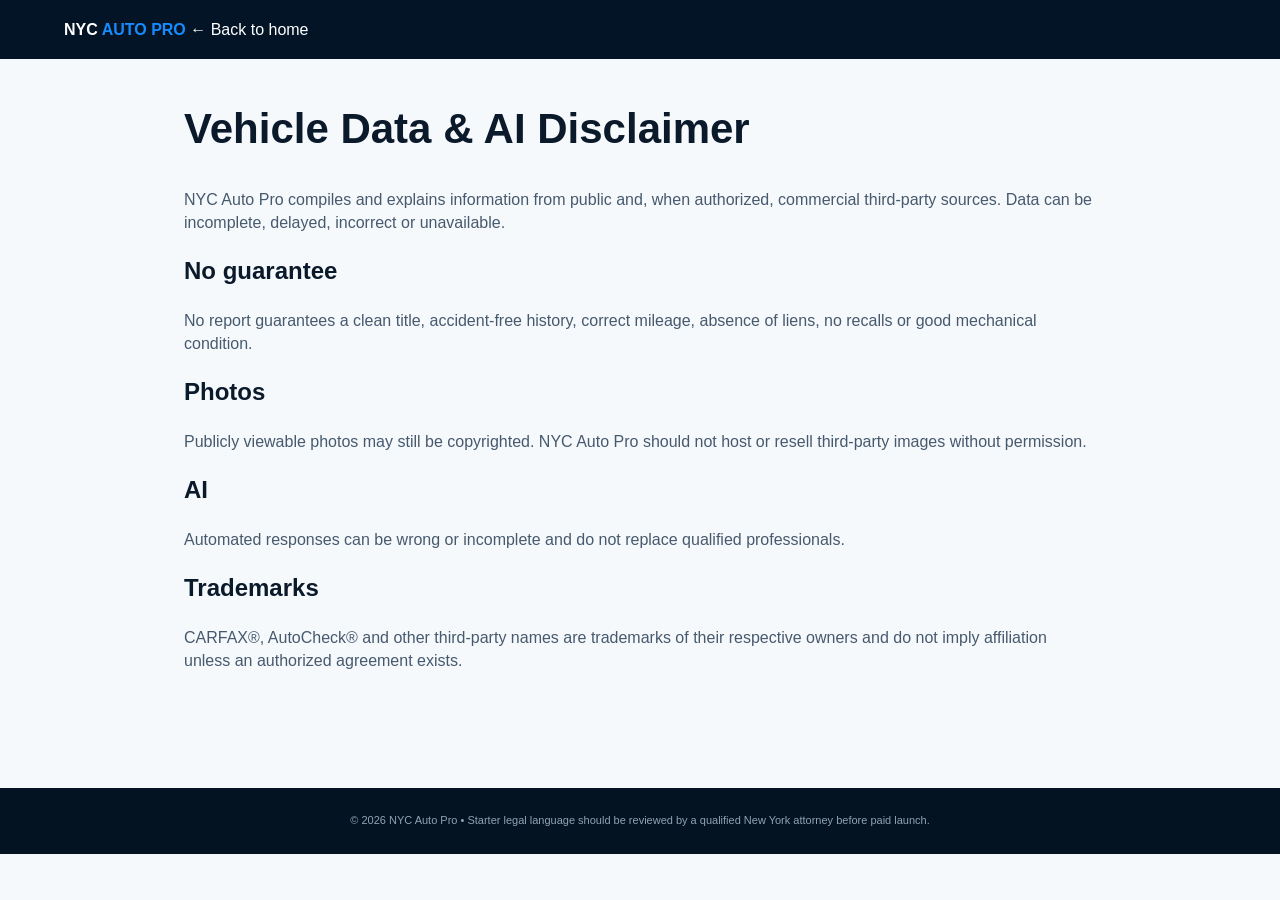
<file: disclaimer.html>
<!doctype html><html lang="en"><head><meta charset="utf-8"><meta name="viewport" content="width=device-width,initial-scale=1"><title>Vehicle Data & AI Disclaimer | NYC Auto Pro</title><link rel="stylesheet" href="styles.css"></head><body><div class="legal-top"><a href="index.html"><b>NYC <span>AUTO PRO</span></b> ← Back to home</a></div><main class="legal-page"><h1>Vehicle Data & AI Disclaimer</h1><p>NYC Auto Pro compiles and explains information from public and, when authorized, commercial third-party sources. Data can be incomplete, delayed, incorrect or unavailable.</p><h2>No guarantee</h2><p>No report guarantees a clean title, accident-free history, correct mileage, absence of liens, no recalls or good mechanical condition.</p><h2>Photos</h2><p>Publicly viewable photos may still be copyrighted. NYC Auto Pro should not host or resell third-party images without permission.</p><h2>AI</h2><p>Automated responses can be wrong or incomplete and do not replace qualified professionals.</p><h2>Trademarks</h2><p>CARFAX®, AutoCheck® and other third-party names are trademarks of their respective owners and do not imply affiliation unless an authorized agreement exists.</p></main><div class="legal-footer">© 2026 NYC Auto Pro • Starter legal language should be reviewed by a qualified New York attorney before paid launch.</div></body></html>
</file>
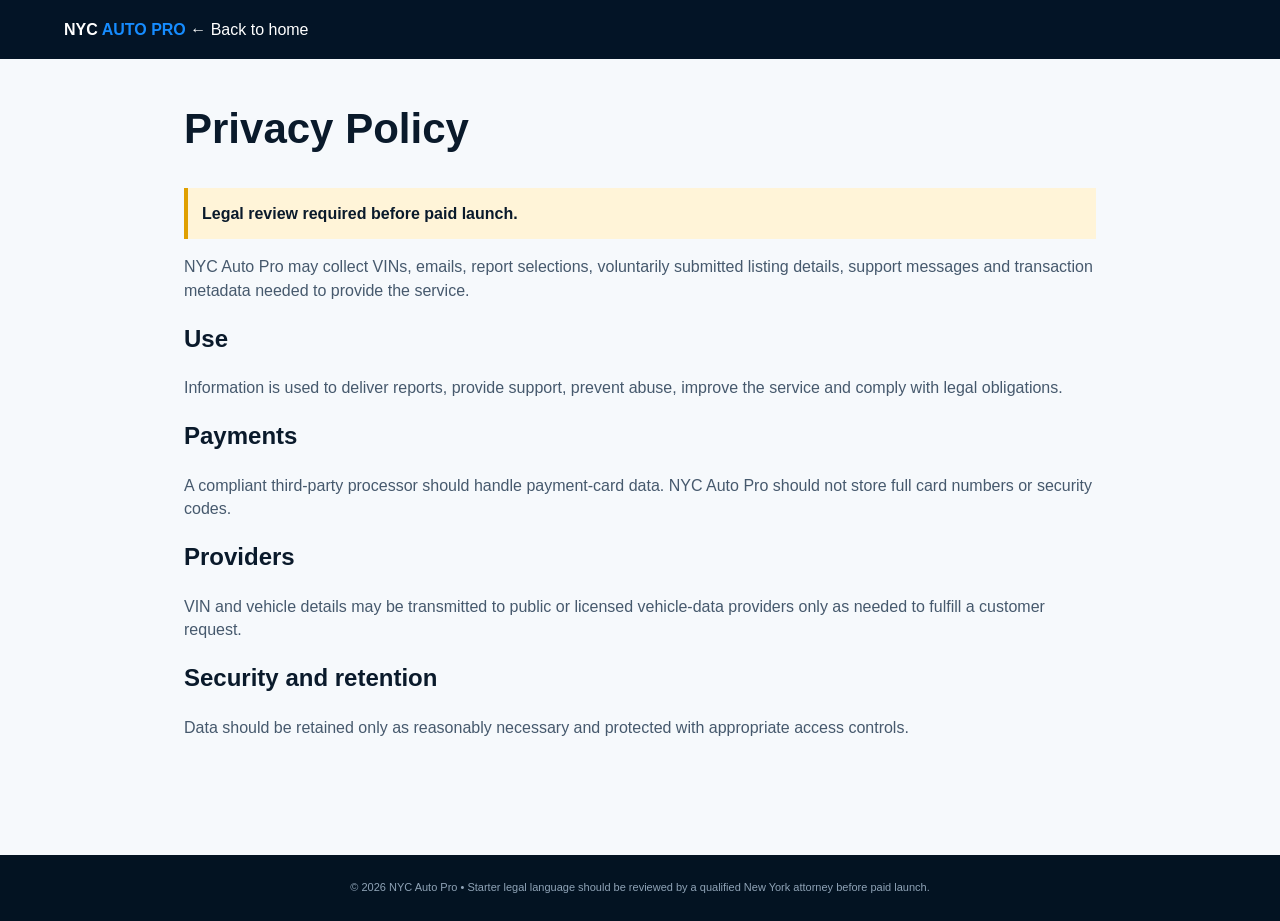
<file: privacy.html>
<!doctype html><html lang="en"><head><meta charset="utf-8"><meta name="viewport" content="width=device-width,initial-scale=1"><title>Privacy Policy | NYC Auto Pro</title><link rel="stylesheet" href="styles.css"></head><body><div class="legal-top"><a href="index.html"><b>NYC <span>AUTO PRO</span></b> ← Back to home</a></div><main class="legal-page"><h1>Privacy Policy</h1><div class="legal-callout"><b>Legal review required before paid launch.</b></div><p>NYC Auto Pro may collect VINs, emails, report selections, voluntarily submitted listing details, support messages and transaction metadata needed to provide the service.</p><h2>Use</h2><p>Information is used to deliver reports, provide support, prevent abuse, improve the service and comply with legal obligations.</p><h2>Payments</h2><p>A compliant third-party processor should handle payment-card data. NYC Auto Pro should not store full card numbers or security codes.</p><h2>Providers</h2><p>VIN and vehicle details may be transmitted to public or licensed vehicle-data providers only as needed to fulfill a customer request.</p><h2>Security and retention</h2><p>Data should be retained only as reasonably necessary and protected with appropriate access controls.</p></main><div class="legal-footer">© 2026 NYC Auto Pro • Starter legal language should be reviewed by a qualified New York attorney before paid launch.</div></body></html>
</file>
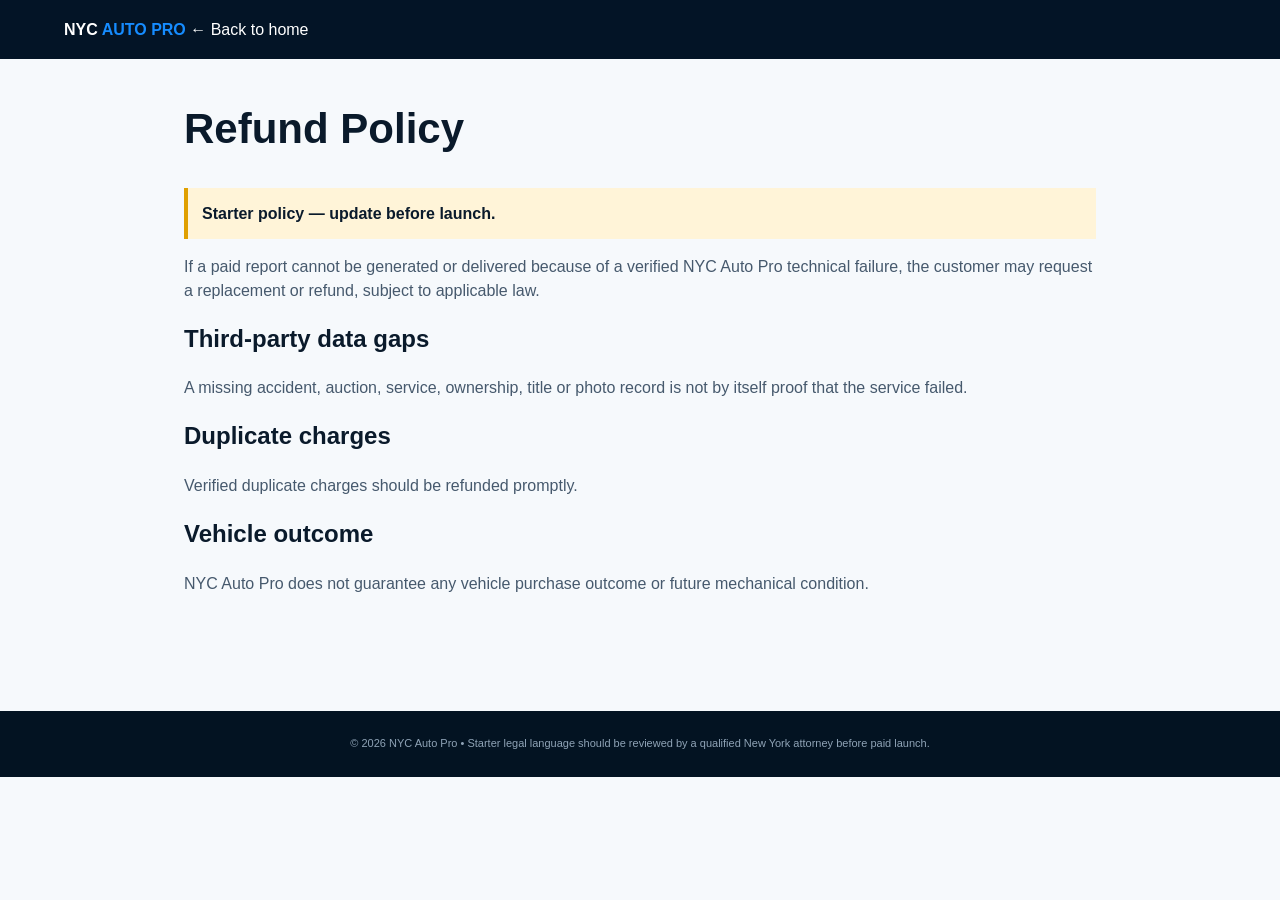
<file: refund.html>
<!doctype html><html lang="en"><head><meta charset="utf-8"><meta name="viewport" content="width=device-width,initial-scale=1"><title>Refund Policy | NYC Auto Pro</title><link rel="stylesheet" href="styles.css"></head><body><div class="legal-top"><a href="index.html"><b>NYC <span>AUTO PRO</span></b> ← Back to home</a></div><main class="legal-page"><h1>Refund Policy</h1><div class="legal-callout"><b>Starter policy — update before launch.</b></div><p>If a paid report cannot be generated or delivered because of a verified NYC Auto Pro technical failure, the customer may request a replacement or refund, subject to applicable law.</p><h2>Third-party data gaps</h2><p>A missing accident, auction, service, ownership, title or photo record is not by itself proof that the service failed.</p><h2>Duplicate charges</h2><p>Verified duplicate charges should be refunded promptly.</p><h2>Vehicle outcome</h2><p>NYC Auto Pro does not guarantee any vehicle purchase outcome or future mechanical condition.</p></main><div class="legal-footer">© 2026 NYC Auto Pro • Starter legal language should be reviewed by a qualified New York attorney before paid launch.</div></body></html>
</file>
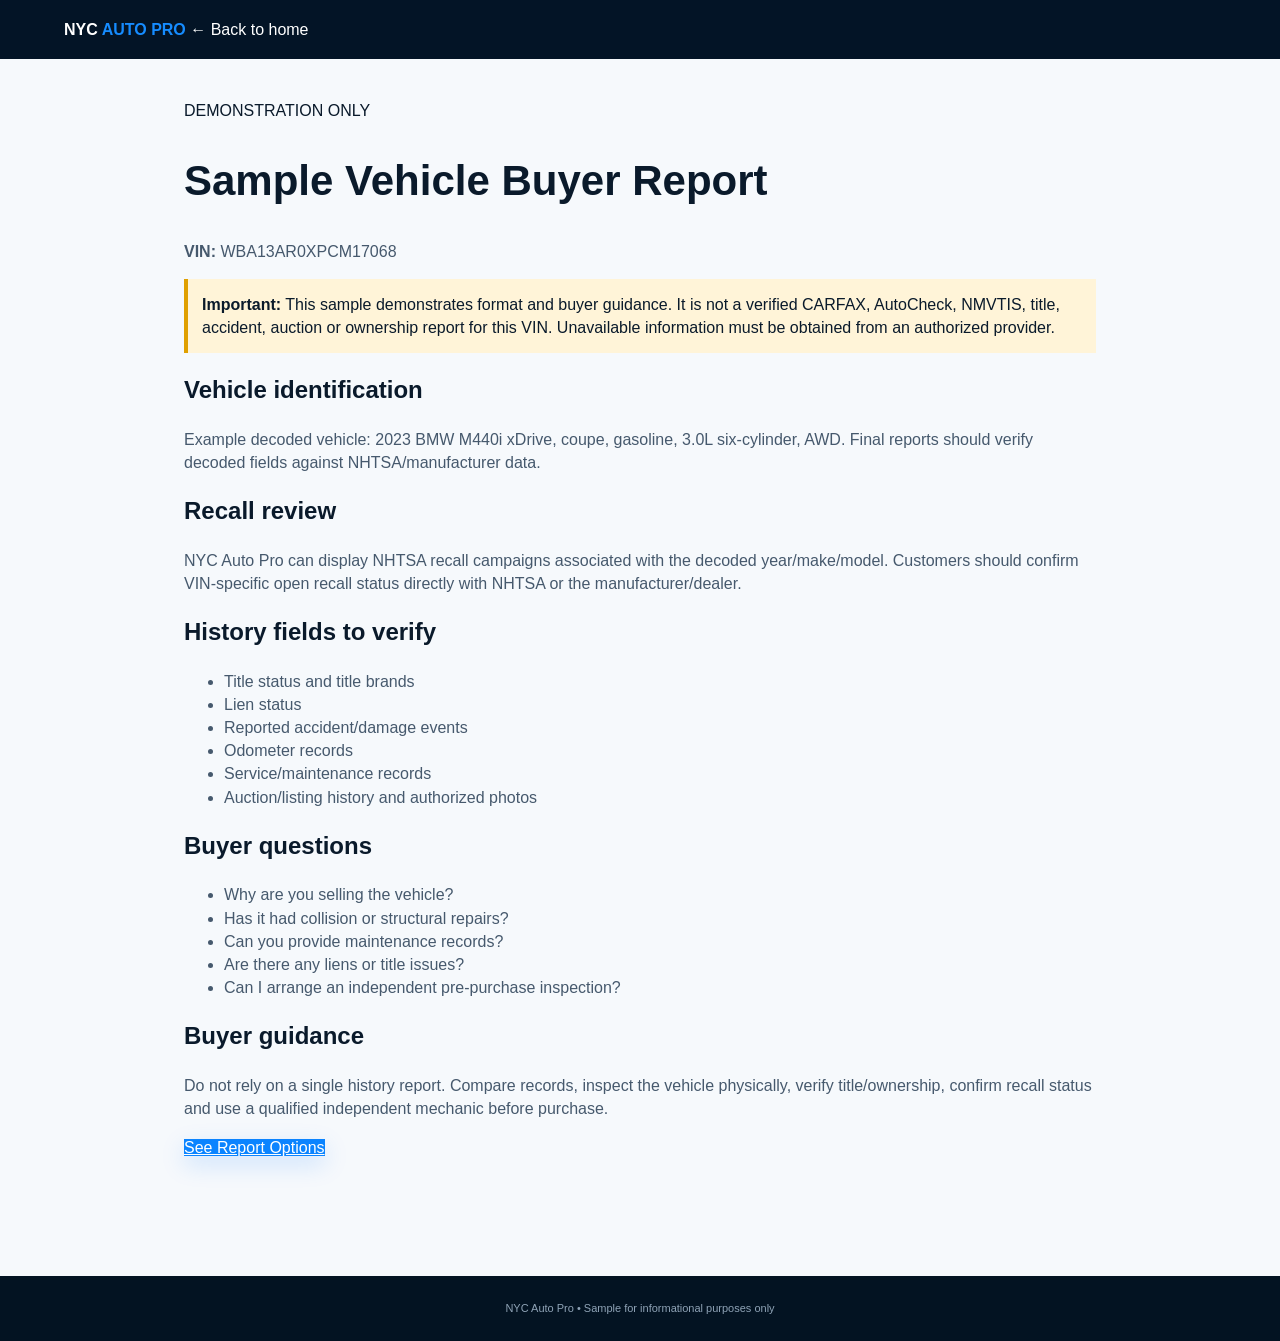
<file: sample-report.html>
<!doctype html><html lang="en"><head><meta charset="utf-8"><meta name="viewport" content="width=device-width,initial-scale=1"><title>Sample Report | NYC Auto Pro</title><link rel="stylesheet" href="styles.css"></head><body>
<div class="legal-top"><a href="index.html"><b>NYC <span>AUTO PRO</span></b> ← Back to home</a></div>
<main class="legal-page"><div class="sample-tag" style="position:static;display:inline-block">DEMONSTRATION ONLY</div><h1>Sample Vehicle Buyer Report</h1><p><b>VIN:</b> WBA13AR0XPCM17068</p>
<div class="legal-callout"><b>Important:</b> This sample demonstrates format and buyer guidance. It is not a verified CARFAX, AutoCheck, NMVTIS, title, accident, auction or ownership report for this VIN. Unavailable information must be obtained from an authorized provider.</div>
<h2>Vehicle identification</h2><p>Example decoded vehicle: 2023 BMW M440i xDrive, coupe, gasoline, 3.0L six-cylinder, AWD. Final reports should verify decoded fields against NHTSA/manufacturer data.</p>
<h2>Recall review</h2><p>NYC Auto Pro can display NHTSA recall campaigns associated with the decoded year/make/model. Customers should confirm VIN-specific open recall status directly with NHTSA or the manufacturer/dealer.</p>
<h2>History fields to verify</h2><ul><li>Title status and title brands</li><li>Lien status</li><li>Reported accident/damage events</li><li>Odometer records</li><li>Service/maintenance records</li><li>Auction/listing history and authorized photos</li></ul>
<h2>Buyer questions</h2><ul><li>Why are you selling the vehicle?</li><li>Has it had collision or structural repairs?</li><li>Can you provide maintenance records?</li><li>Are there any liens or title issues?</li><li>Can I arrange an independent pre-purchase inspection?</li></ul>
<h2>Buyer guidance</h2><p>Do not rely on a single history report. Compare records, inspect the vehicle physically, verify title/ownership, confirm recall status and use a qualified independent mechanic before purchase.</p>
<p><a class="primary" href="index.html#pricing">See Report Options</a></p></main><div class="legal-footer">NYC Auto Pro • Sample for informational purposes only</div></body></html>
</file>
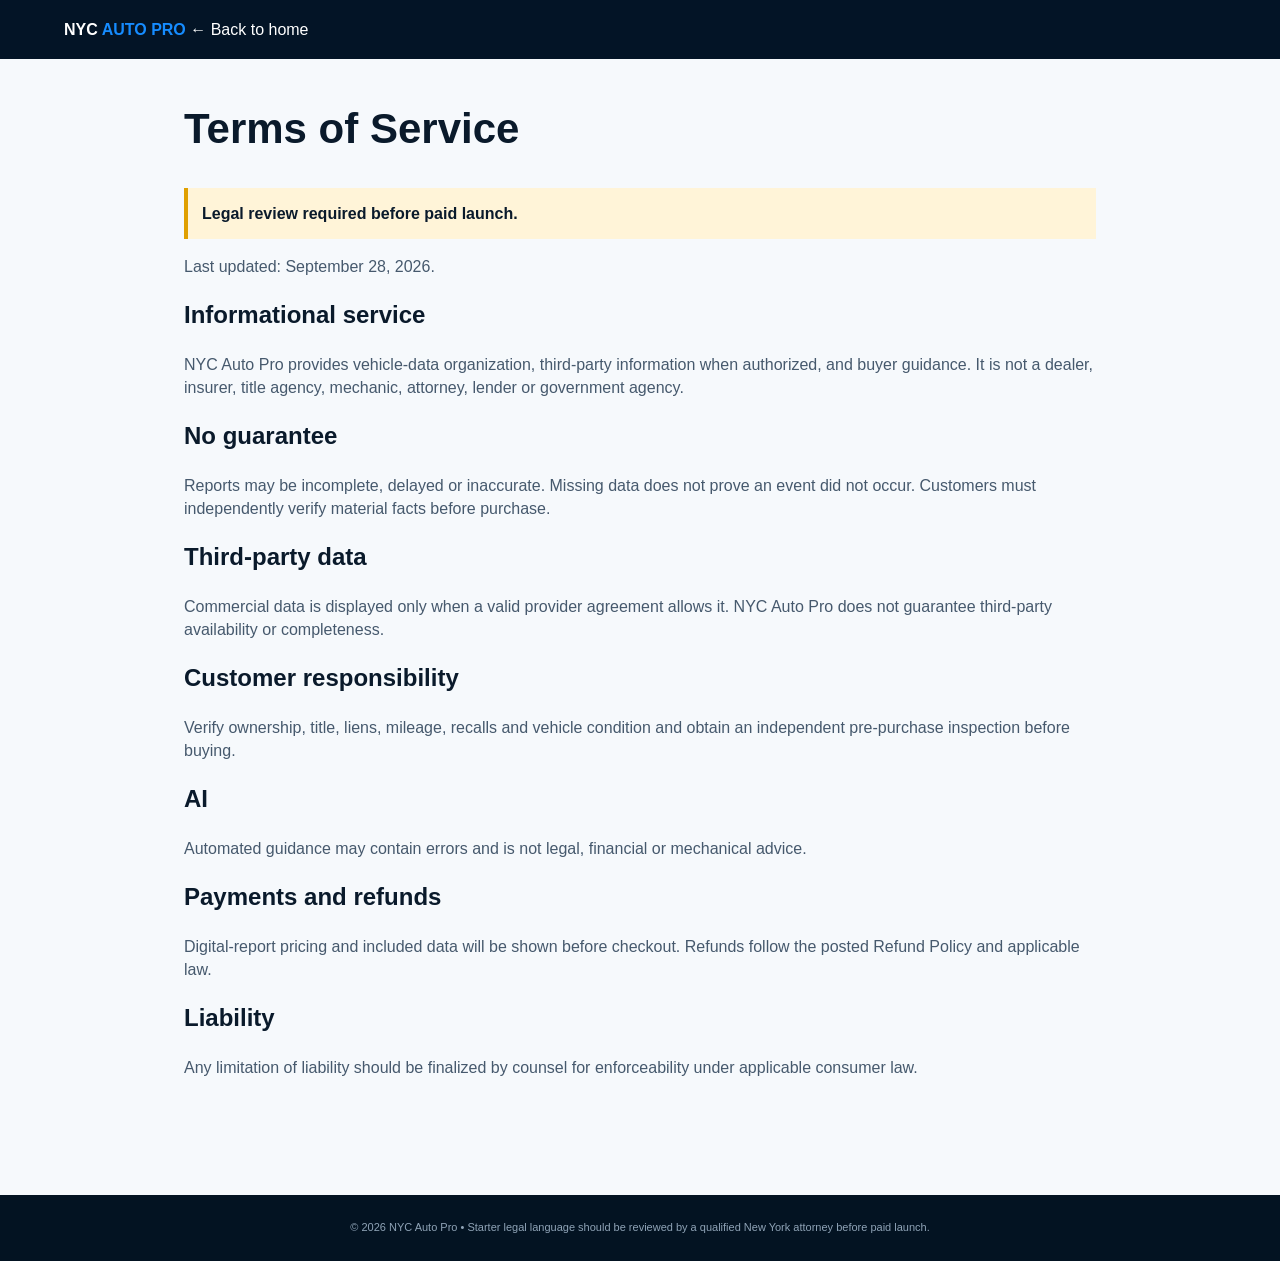
<file: terms.html>
<!doctype html><html lang="en"><head><meta charset="utf-8"><meta name="viewport" content="width=device-width,initial-scale=1"><title>Terms of Service | NYC Auto Pro</title><link rel="stylesheet" href="styles.css"></head><body><div class="legal-top"><a href="index.html"><b>NYC <span>AUTO PRO</span></b> ← Back to home</a></div><main class="legal-page"><h1>Terms of Service</h1><div class="legal-callout"><b>Legal review required before paid launch.</b></div><p>Last updated: September 28, 2026.</p><h2>Informational service</h2><p>NYC Auto Pro provides vehicle-data organization, third-party information when authorized, and buyer guidance. It is not a dealer, insurer, title agency, mechanic, attorney, lender or government agency.</p><h2>No guarantee</h2><p>Reports may be incomplete, delayed or inaccurate. Missing data does not prove an event did not occur. Customers must independently verify material facts before purchase.</p><h2>Third-party data</h2><p>Commercial data is displayed only when a valid provider agreement allows it. NYC Auto Pro does not guarantee third-party availability or completeness.</p><h2>Customer responsibility</h2><p>Verify ownership, title, liens, mileage, recalls and vehicle condition and obtain an independent pre-purchase inspection before buying.</p><h2>AI</h2><p>Automated guidance may contain errors and is not legal, financial or mechanical advice.</p><h2>Payments and refunds</h2><p>Digital-report pricing and included data will be shown before checkout. Refunds follow the posted Refund Policy and applicable law.</p><h2>Liability</h2><p>Any limitation of liability should be finalized by counsel for enforceability under applicable consumer law.</p></main><div class="legal-footer">© 2026 NYC Auto Pro • Starter legal language should be reviewed by a qualified New York attorney before paid launch.</div></body></html>
</file>
<file: styles.css>
*{box-sizing:border-box}html{scroll-behavior:smooth}body{margin:0;font-family:Inter,Arial,sans-serif;color:#0a1a2b;background:#f6f9fc;line-height:1.45}a{color:inherit}button,input,select{font:inherit}.topbar{height:76px;background:#031426;color:#fff;display:flex;align-items:center;padding:0 5vw;gap:28px;position:sticky;top:0;z-index:30;border-bottom:1px solid #1d3854}.brand{display:flex;align-items:center;text-decoration:none;min-width:290px}.brand img{width:62px;margin-right:9px}.brand strong{font-size:23px;font-style:italic}.brand b,.footbrand span{color:#178cff}.brand small{display:block;font-size:8px;letter-spacing:1px;color:#c0cfdd}.topbar nav{display:flex;gap:24px;margin-left:auto}.topbar nav a{text-decoration:none;color:#d8e4ef;font-size:14px}.menu{display:none;margin-left:auto;background:none;border:0;color:white;font-size:25px}.btn{border:0;border-radius:6px;padding:13px 22px;font-weight:800;text-decoration:none;display:inline-block;text-align:center;cursor:pointer}.primary{background:#0b84ff;color:#fff;box-shadow:0 8px 25px #0077ff2e}.secondary{background:#fff;color:#0a78e5;border:1px solid #188cff}.dark{background:#071828;color:#fff}.block{width:100%}.hero{position:relative;background:#06192e;color:#fff;min-height:630px;overflow:hidden}.hero:before{content:"";position:absolute;inset:0;background:url('hero-vehicle.jpg') center/cover no-repeat;opacity:.38}.hero-overlay{position:absolute;inset:0;background:linear-gradient(90deg,#031426 0,#031426f5 35%,#031426aa 55%,#03142655 100%)}.hero-content{position:relative;z-index:2;max-width:1400px;margin:auto;padding:88px 5vw 65px;display:grid;grid-template-columns:1.15fr .85fr;align-items:center;gap:45px}.eyebrow,.title>span{color:#168cff;font-size:12px;letter-spacing:2px;font-weight:900}.hero h1{font-size:68px;line-height:.95;margin:15px 0;letter-spacing:-2px}.hero h1 span{color:#168cff}.hero-copy>p{font-size:19px;color:#d1dfeb;max-width:690px}.hero-pills{display:flex;gap:14px;flex-wrap:wrap;margin:26px 0;color:#edf5fb;font-size:13px}.vinbox{display:flex;max-width:720px}.vinbox input{flex:1;padding:16px;border:0;border-radius:7px 0 0 7px}.vinbox .btn{border-radius:0 7px 7px 0}.secure{display:block;margin-top:9px;color:#adc1d3}.glass-card{margin-left:auto;max-width:315px;background:#0a2138e9;border:1px solid #365675;border-radius:14px;padding:18px;box-shadow:0 18px 60px #0009}.glass-card>div{display:flex;gap:10px;margin:15px 0}.glass-card i{display:grid;place-items:center;width:22px;height:22px;background:#0bad50;border-radius:50%;font-style:normal}.glass-card b{display:block}.glass-card small{color:#b8cad8}.trustbar{background:#03172a;color:#fff;display:grid;grid-template-columns:repeat(6,1fr);gap:16px;padding:15px 5vw}.trustbar div{display:grid;grid-template-columns:auto 1fr;column-gap:8px}.trustbar span{grid-row:1/3;font-size:25px}.trustbar b{font-size:12px}.trustbar small{font-size:9px;color:#abc0d2}.section{padding:75px 5vw}.light{background:#f5f8fc}.title{text-align:center;max-width:860px;margin:0 auto 38px}.title h2{font-size:40px;margin:6px 0 8px;letter-spacing:-1px}.title p{color:#657587}.darktitle h2,.darktitle p{color:#fff}.report-preview{max-width:1300px;margin:auto;display:grid;grid-template-columns:1.15fr 1fr 1fr 1fr;gap:15px}.car-card,.data-card,.helpgrid article,.sourcegrid article,.orderform{background:#fff;border:1px solid #dce5ee;border-radius:12px;padding:20px;box-shadow:0 10px 28px #0e385514}.car-card{position:relative}.car-card img{width:100%;height:205px;object-fit:cover;border-radius:8px}.tag{position:absolute;right:15px;top:15px;background:#e7f3ff;color:#0879e8;padding:6px 8px;border-radius:4px;font-size:10px;font-weight:900}.locked{background:#081a2c;color:#fff;border-radius:8px;padding:12px;text-align:center;font-weight:800}.data-card h3{margin-top:0}.data-card p{border-bottom:1px solid #e7edf3;padding:9px 0;margin:0;color:#586b7f}.pricing{padding:75px 5vw;background:linear-gradient(180deg,#051a30,#062847);color:#fff}.plans{max-width:1060px;margin:auto;display:grid;grid-template-columns:repeat(3,1fr);gap:18px}.plan{position:relative;background:#fff;color:#0b1c31;border-radius:12px;padding:28px 24px;box-shadow:0 18px 45px #0003}.plan h3{text-align:center}.plan strong{display:block;text-align:center;font-size:42px}.plan ul{list-style:none;padding:0;min-height:210px}.plan li{padding:7px 0 7px 22px;position:relative}.plan li:before{content:"✓";position:absolute;left:0;color:#0aa84f;font-weight:900}.plan.featured{border:3px solid #168cff;transform:translateY(-8px)}.ribbon{position:absolute;top:-14px;left:50%;transform:translateX(-50%);background:#168cff;color:#fff;border-radius:20px;padding:5px 15px;font-size:10px;font-weight:900}.note{max-width:1000px;margin:25px auto 0;text-align:center;color:#b7cada;font-size:11px}.buyer{background:#fff}.helpgrid{max-width:1300px;margin:auto;display:grid;grid-template-columns:repeat(6,1fr);gap:12px}.helpgrid article span{font-size:30px}.helpgrid h3{font-size:14px}.helpgrid p{font-size:12px;color:#637589;min-height:70px}.linkbtn{background:none;border:0;color:#0879e8;font-weight:800;padding:0;cursor:pointer}.photo-band{padding:55px 5vw;background:#0a2743;color:#fff;display:grid;grid-template-columns:1.3fr .7fr;gap:35px;align-items:center}.photo-band h2{font-size:36px;margin:8px 0}.photo-cards{display:grid;grid-template-columns:repeat(3,1fr);gap:10px}.photo-cards div{background:#103b63;border:1px solid #335d7d;border-radius:10px;padding:22px;text-align:center;font-size:28px}.photo-cards b{display:block;font-size:11px;margin-top:8px}.sources{background:#fff}.sourcegrid{max-width:1200px;margin:auto;display:grid;grid-template-columns:repeat(3,1fr);gap:15px}.sourcegrid article{box-shadow:none}.sourcegrid b{font-size:18px}.sourcegrid span{display:inline-block;margin:8px 0;background:#fff2d5;color:#805a00;padding:5px 7px;border-radius:4px;font-size:9px;font-weight:900}.sourcegrid .ok span{background:#e5f8ed;color:#08783c}.sourcegrid p{color:#627386;font-size:13px}.trademark{max-width:1100px;margin:24px auto 0;background:#f4f7fa;border-radius:8px;padding:14px;color:#68788a;font-size:11px}.ai-section{padding:75px 5vw;background:#eef6ff;display:grid;grid-template-columns:1fr 1fr;gap:42px;align-items:center}.ai-copy h2{font-size:39px;margin:8px 0}.online{display:inline-block;background:#0aa84f;color:#fff;border-radius:15px;padding:5px 10px;font-size:10px;font-weight:900}.checks{display:flex;gap:12px;flex-wrap:wrap;color:#31506d;font-size:12px}.chat{background:#fff;border:1px solid #d3e0ec;border-radius:14px;padding:16px;box-shadow:0 14px 38px #17496e1e}.chathead{display:flex;gap:10px;align-items:center;border-bottom:1px solid #e6edf4;padding-bottom:10px}.chathead>span{display:grid;place-items:center;width:40px;height:40px;background:#0b84ff;color:#fff;border-radius:10px;font-weight:900}.chathead small{display:block;color:#6d7c8b}.msgs{height:160px;overflow:auto;padding:12px 0}.bot,.user{max-width:85%;padding:10px 12px;border-radius:10px;margin:6px 0;font-size:12px}.bot{background:#edf5fb}.user{background:#0b84ff;color:#fff;margin-left:auto}.quick{display:flex;gap:6px;flex-wrap:wrap}.quick button{border:1px solid #bed8ef;background:#fff;color:#0a74da;border-radius:14px;padding:5px 9px;font-size:10px;cursor:pointer}.chat form{display:flex;margin-top:10px}.chat input{flex:1;padding:12px;border:1px solid #cbd9e6;border-radius:7px 0 0 7px}.chat form .btn{border-radius:0 7px 7px 0}.order{background:#fff}.orderform{max-width:720px;margin:auto;display:grid;gap:16px}.orderform label{font-weight:800}.orderform input,.orderform select{display:block;width:100%;padding:13px;margin-top:7px;border:1px solid #ccd8e4;border-radius:7px}.orderform .agree{font-size:12px;font-weight:400}.orderform .agree input{display:inline;width:auto;margin:0 7px 0 0}.orderform small{text-align:center;color:#6f7e8d}.owner-protection{padding:65px 5vw;background:#04182b;color:#fff}.protectgrid{max-width:1200px;margin:auto;display:grid;grid-template-columns:repeat(4,1fr);gap:14px}.protectgrid article{background:#0b2743;border:1px solid #244866;border-radius:10px;padding:20px}.protectgrid b{display:block;margin:8px 0}.protectgrid p{color:#b7c8d8;font-size:12px}footer{background:#031322;color:#a0b1c2;padding:45px 5vw 20px}.footergrid{max-width:1250px;margin:auto;display:grid;grid-template-columns:1.4fr .7fr .8fr 1.1fr;gap:35px}.footergrid>div:not(:first-child){display:flex;flex-direction:column;gap:8px}.footergrid a{text-decoration:none;color:#c3d0dc;font-size:12px}.footergrid p{font-size:12px}.footbrand{font-size:23px;font-weight:900;font-style:italic;color:#fff}.copyright{max-width:1250px;margin:30px auto 0;padding-top:18px;border-top:1px solid #193249;font-size:10px;color:#71869a}.floathelp{position:fixed;right:18px;bottom:18px;background:#0b84ff;color:#fff;border-radius:25px;padding:12px 18px;font-size:12px;font-weight:900;box-shadow:0 10px 30px #006fe866;z-index:20;cursor:pointer}.toast{position:fixed;left:50%;bottom:80px;transform:translateX(-50%);background:#071726;color:#fff;border-radius:8px;padding:12px 18px;opacity:0;pointer-events:none;transition:.2s;z-index:50;font-size:12px}.toast.show{opacity:1}.legal-top{background:#031426;color:#fff;padding:18px 5vw}.legal-top a{text-decoration:none}.legal-top span{color:#168cff}.legal-page{max-width:960px;margin:40px auto;padding:0 24px 60px}.legal-page h1{font-size:42px}.legal-page p,.legal-page li{color:#46596d}.legal-callout{background:#fff4d8;border-left:4px solid #e0a000;padding:14px}.legal-footer{background:#031322;color:#8fa3b6;text-align:center;padding:25px;font-size:11px}@media(max-width:1080px){.topbar nav{display:none}.menu{display:block}.topbar nav.open{display:flex;position:absolute;left:0;right:0;top:76px;background:#06192d;padding:20px;flex-direction:column}.topcta{display:none}.hero-content{grid-template-columns:1fr}.hero-side{max-width:760px}.trustbar{grid-template-columns:repeat(3,1fr)}.report-preview{grid-template-columns:repeat(2,1fr)}.helpgrid{grid-template-columns:repeat(3,1fr)}.sourcegrid{grid-template-columns:repeat(2,1fr)}}@media(max-width:720px){.brand{min-width:0}.brand strong{font-size:17px}.brand small{display:none}.brand img{width:46px}.hero-content{padding-top:50px}.hero h1{font-size:50px}.glass-card{margin:0;max-width:none}.vinbox{display:block}.vinbox input,.vinbox .btn{width:100%;border-radius:7px;margin:3px 0}.trustbar{grid-template-columns:repeat(2,1fr)}.report-preview,.plans,.helpgrid,.sourcegrid,.ai-section,.photo-band,.protectgrid,.footergrid{grid-template-columns:1fr}.plan.featured{transform:none}.photo-cards{grid-template-columns:repeat(3,1fr)}.helpgrid article p{min-height:0}.title h2{font-size:31px}.ai-copy h2{font-size:31px}}
/* Free VIN + Recall tools — professional photo-match layout */
.free-check{padding:70px 5vw;background:linear-gradient(135deg,#06192e 0%,#0a2f52 58%,#0a3d67 100%);color:#fff;position:relative;overflow:hidden}
.free-check:before{content:"";position:absolute;width:520px;height:520px;border-radius:50%;right:-180px;top:-260px;background:radial-gradient(circle,#1a8fff38,transparent 68%)}
.free-wrap{position:relative;z-index:1;max-width:1300px;margin:auto;display:grid;grid-template-columns:1.05fr .95fr;gap:40px;align-items:center}
.free-copy h2{font-size:42px;line-height:1.05;margin:8px 0 14px;letter-spacing:-1px}
.free-copy p{color:#c6d7e6;font-size:16px;max-width:700px}
.free-security{display:flex;gap:10px;flex-wrap:wrap;margin:20px 0}
.free-security span{background:#0e3457;border:1px solid #315a79;border-radius:18px;padding:7px 10px;font-size:11px;color:#e6f1fa}
.free-warning{background:#0a2139;border-left:4px solid #1b95ff;border-radius:8px;padding:13px 14px;color:#c9d9e7;font-size:12px}
.free-tool-card{position:relative;z-index:1;background:#fff;color:#0b1c31;border-radius:14px;padding:24px;box-shadow:0 22px 55px #00000045;border:1px solid #d7e2ec}
.free-vin-form label{display:block;font-weight:900;margin-bottom:9px}
.free-vin-row{display:flex}
.free-vin-row input{min-width:0;flex:1;border:1px solid #c7d6e3;border-right:0;border-radius:7px 0 0 7px;padding:15px;text-transform:uppercase;letter-spacing:.6px;font-weight:800}
.free-vin-row .btn{border-radius:0 7px 7px 0;white-space:nowrap}
.free-vin-form small{display:block;color:#6b7b8c;margin-top:8px;font-size:11px}
.free-status{margin-top:14px;min-height:18px;font-size:12px;color:#4d6377}
.free-status.loading:before{content:"";display:inline-block;width:12px;height:12px;border:2px solid #b9c8d5;border-top-color:#0b84ff;border-radius:50%;margin-right:7px;vertical-align:-2px;animation:spin .75s linear infinite}
.free-status.error{color:#a43838}
.free-status.success{color:#08783c;font-weight:800}
@keyframes spin{to{transform:rotate(360deg)}}
.free-results{position:relative;z-index:1;max-width:1300px;margin:30px auto 0;display:grid;grid-template-columns:.9fr 1.1fr;gap:18px}
.hidden{display:none!important}
.free-result-card{background:#fff;color:#0b1c31;border-radius:14px;padding:22px;box-shadow:0 18px 40px #00000030;border:1px solid #d7e2ec}
.result-heading{display:flex;justify-content:space-between;gap:14px;align-items:flex-start;padding-bottom:14px;border-bottom:1px solid #e5edf4}
.result-heading h3{margin:2px 0 0;font-size:22px}
.result-kicker{font-size:9px;letter-spacing:1.5px;color:#1487f2;font-weight:900}
.source-badge{background:#e9f5ff;color:#0876da;border:1px solid #badcff;padding:6px 9px;border-radius:16px;font-size:9px;font-weight:900;white-space:nowrap}
.fact-grid{display:grid;grid-template-columns:repeat(2,1fr);gap:0 20px;margin-top:10px}
.fact-row{display:flex;justify-content:space-between;gap:12px;border-bottom:1px solid #edf2f6;padding:10px 0}
.fact-row span{color:#68798a;font-size:11px}
.fact-row b{text-align:right;font-size:12px}
.result-note{font-size:10px;color:#788797;margin:14px 0 0}
.recall-summary{margin:14px 0;background:#f4f8fc;border-radius:9px;padding:12px;font-size:12px}
.recall-list{display:grid;gap:10px;max-height:430px;overflow:auto;padding-right:4px}
.recall-item{border:1px solid #dce7f0;border-radius:9px;padding:13px;background:#fbfdff}
.recall-item-top{display:flex;justify-content:space-between;gap:12px;margin-bottom:7px}
.recall-item h4{margin:0;font-size:13px}
.recall-item .campaign{font-size:10px;background:#fff2d7;color:#795300;border-radius:12px;padding:4px 7px;font-weight:900;white-space:nowrap}
.recall-item p{font-size:11px;color:#596b7d;margin:6px 0}
.recall-item details{font-size:11px;color:#43566a}
.recall-item summary{cursor:pointer;color:#0878de;font-weight:800}
.recall-disclaimer{margin-top:14px;background:#fff7e5;border-left:4px solid #e5a400;border-radius:7px;padding:11px;font-size:10px;color:#66572f}
.nhtsa-link{margin-top:12px}
.hero:after{content:"FREE VIN + RECALL";position:absolute;right:4vw;bottom:18px;color:#8cc8ff18;font-size:46px;font-weight:1000;letter-spacing:3px;z-index:1;pointer-events:none}
@media(max-width:900px){.free-wrap,.free-results{grid-template-columns:1fr}.free-copy h2{font-size:35px}}
@media(max-width:620px){.free-check{padding:50px 18px}.free-vin-row{display:block}.free-vin-row input,.free-vin-row .btn{width:100%;border:1px solid #c7d6e3;border-radius:7px;margin:3px 0}.fact-grid{grid-template-columns:1fr}.recall-item-top{display:block}.recall-item .campaign{display:inline-block;margin-top:7px}.hero:after{display:none}}

/* Premium visual upgrade */
.brand-showcase{background:#061a2f;color:#fff;padding:34px 5vw 38px;border-top:1px solid #163853;border-bottom:1px solid #163853}
.brand-showcase-head{max-width:1300px;margin:0 auto 22px;display:flex;justify-content:space-between;gap:30px;align-items:end}
.brand-showcase-head span{color:#1a8fff;font-size:10px;letter-spacing:1.8px;font-weight:900}
.brand-showcase-head h2{margin:5px 0 0;font-size:26px}
.brand-showcase-head p{max-width:480px;color:#9fb4c7;font-size:11px;margin:0}
.brand-grid{max-width:1300px;margin:auto;display:grid;grid-template-columns:repeat(10,1fr);gap:9px}
.brand-logo{min-width:0;background:linear-gradient(180deg,#0c2a46,#081f35);border:1px solid #214864;border-radius:11px;padding:13px 7px;text-align:center;transition:.2s ease;box-shadow:inset 0 1px 0 #ffffff08}
.brand-logo:hover{transform:translateY(-3px);border-color:#2b8be2;box-shadow:0 10px 24px #0004}
.brand-logo img{width:31px;height:31px;object-fit:contain;display:block;margin:0 auto 7px;opacity:.95}
.brand-logo b{display:block;color:#dbe8f3;font-size:9px;white-space:nowrap;overflow:hidden;text-overflow:ellipsis}

.premium-preview{overflow:hidden}
.preview-main{height:218px;border-radius:9px;overflow:hidden;background:#081a2d}
.preview-main img{width:100%;height:100%;object-fit:cover;display:block;transition:transform .35s ease}
.premium-preview:hover .preview-main img{transform:scale(1.025)}
.preview-thumbs{display:grid;grid-template-columns:repeat(3,1fr);gap:7px;margin:8px 0 14px}
.preview-thumbs img{width:100%;height:62px;object-fit:cover;border-radius:7px;border:1px solid #d7e3ee}
.preview-meta{display:grid;grid-template-columns:1fr 1fr;gap:8px;margin-bottom:12px}
.preview-meta div{background:#f4f8fc;border:1px solid #e0e8ef;border-radius:7px;padding:9px}
.preview-meta span{display:block;color:#6f8090;font-size:9px;text-transform:uppercase;letter-spacing:.5px}
.preview-meta b{font-size:10px;color:#173149}

.pro-section{padding:72px 5vw;background:linear-gradient(180deg,#ffffff,#edf5fb)}
.pro-grid{max-width:1200px;margin:auto;display:grid;grid-template-columns:repeat(4,1fr);gap:15px}
.pro-grid article{background:#fff;border:1px solid #dbe6ef;border-radius:13px;padding:23px;box-shadow:0 12px 30px #173f5e10}
.pro-grid h3{margin:11px 0 8px;font-size:17px}
.pro-grid p{margin:0;color:#637689;font-size:12px}
.pro-icon{width:44px;height:44px;border-radius:11px;background:#eaf5ff;display:grid;place-items:center;font-size:22px}

.hero{min-height:660px}
.hero:before{opacity:.5;filter:saturate(1.08) contrast(1.05)}
.hero-overlay{background:linear-gradient(90deg,#031426 0,#031426f6 31%,#031426c7 52%,#03142662 100%)}
.hero h1{font-size:72px;max-width:780px}
.hero-copy>p{max-width:760px}
.glass-card{backdrop-filter:blur(10px);background:#071d32d9}
.free-tool-card,.car-card,.data-card,.helpgrid article,.sourcegrid article,.orderform{border-color:#d3e0eb}
.plan{transition:transform .2s ease,box-shadow .2s ease}
.plan:hover{transform:translateY(-4px);box-shadow:0 24px 55px #0004}
.plan.featured:hover{transform:translateY(-12px)}
@media(max-width:1180px){.brand-grid{grid-template-columns:repeat(5,1fr)}}
@media(max-width:800px){.brand-showcase-head{display:block}.brand-showcase-head p{margin-top:10px}.pro-grid{grid-template-columns:repeat(2,1fr)}}
@media(max-width:620px){.brand-grid{grid-template-columns:repeat(2,1fr)}.pro-grid{grid-template-columns:1fr}.hero h1{font-size:49px}.preview-meta{grid-template-columns:1fr}}

/* Conversion upgrade: how-it-works, risk center, comparison, bilingual control */
.lang-toggle{background:#0b2743;color:#ddecf8;border:1px solid #31536e;border-radius:18px;padding:7px 11px;font-size:11px;font-weight:900;cursor:pointer;min-width:42px}
.lang-toggle:hover{border-color:#188cff;color:#fff}
.how-it-works{padding:72px 5vw;background:#fff}
.steps-grid{max-width:1150px;margin:auto;display:grid;grid-template-columns:repeat(3,1fr);gap:18px}
.steps-grid article{position:relative;background:linear-gradient(180deg,#fff,#f6faff);border:1px solid #dbe6ef;border-radius:14px;padding:27px;box-shadow:0 12px 32px #143b5810}
.step-no{position:absolute;right:18px;top:14px;font-size:32px;font-weight:1000;color:#dfeaf4}
.step-icon{width:47px;height:47px;display:grid;place-items:center;background:#e9f5ff;border-radius:12px;font-size:23px}
.steps-grid h3{font-size:18px;margin:15px 0 8px}.steps-grid p{font-size:12px;color:#627488;margin:0}
.redflag-section{padding:66px 5vw;background:linear-gradient(135deg,#07192c,#0a2a48);color:#fff}
.redflag-head{max-width:1200px;margin:0 auto 28px;display:flex;align-items:end;justify-content:space-between;gap:25px}
.redflag-head>div>span,.what-check .title>span,.compare-title span{font-size:10px;letter-spacing:1.8px;color:#168cff;font-weight:900}
.redflag-head h2{font-size:38px;margin:6px 0}.redflag-head p{color:#aec2d3;max-width:720px;margin:0}
.redflag-grid{max-width:1200px;margin:auto;display:grid;grid-template-columns:repeat(4,1fr);gap:12px}
.redflag-grid article{background:#0c2b49;border:1px solid #28516e;border-radius:11px;padding:17px;display:grid;grid-template-columns:auto 1fr;gap:3px 10px;align-items:center}
.redflag-grid i{grid-row:1/3;font-style:normal;font-size:25px}.redflag-grid b{font-size:13px}.redflag-grid small{font-size:9px;color:#93abc0}
.redflag-note{max-width:1200px;margin:18px auto 0;color:#8fa8bc;font-size:10px;border-left:3px solid #168cff;padding-left:10px}
.what-check{padding:72px 5vw;background:#f4f8fc}
.check-grid{max-width:1200px;margin:auto;display:grid;grid-template-columns:repeat(4,1fr);gap:13px}
.check-grid article{background:#fff;border:1px solid #dbe5ee;border-radius:12px;padding:19px;box-shadow:0 10px 25px #143b580d}
.check-grid span{font-size:26px;display:block}.check-grid b{display:block;margin:9px 0 4px;font-size:14px}.check-grid small{color:#66788a;font-size:10px;line-height:1.4}
.compare-wrap{max-width:1080px;margin:42px auto 5px;background:#fff;color:#0b1c31;border-radius:14px;padding:24px;box-shadow:0 18px 45px #0003}
.compare-title{text-align:center;margin-bottom:18px}.compare-title h3{font-size:25px;margin:5px 0}
.compare-scroll{overflow-x:auto;border:1px solid #dfe7ee;border-radius:10px}
.compare-table{width:100%;min-width:700px;border-collapse:collapse;font-size:11px}
.compare-table th,.compare-table td{padding:12px 13px;border-bottom:1px solid #e7edf3;text-align:center}
.compare-table th:first-child,.compare-table td:first-child{text-align:left;font-weight:700}
.compare-table thead th{background:#f3f7fb;color:#173149;font-size:12px}.compare-table thead b{font-size:18px;color:#087df0}
.compare-table .popular-col{background:#eaf5ff}.compare-table tbody tr:hover{background:#f9fbfd}
.compare-disclaimer{text-align:center;color:#728293;font-size:9px;margin:12px 0 0}
.final-cta{padding:45px 5vw;background:linear-gradient(90deg,#0a6be0,#0b8cff);color:#fff;display:flex;justify-content:center;align-items:center;gap:70px}
.final-cta>div:first-child{max-width:720px}.final-cta span{font-size:10px;letter-spacing:1.8px;font-weight:900;color:#dcebff}
.final-cta h2{font-size:38px;margin:4px 0}.final-cta p{margin:0;color:#e5f1ff}.final-cta-actions{display:flex;gap:10px;white-space:nowrap}
.final-cta .secondary{background:#fff;color:#0875df;border-color:#fff}
@media(max-width:1000px){.redflag-grid,.check-grid{grid-template-columns:repeat(2,1fr)}}
@media(max-width:800px){.steps-grid{grid-template-columns:1fr}.redflag-head,.final-cta{display:block}.redflag-head .btn{margin-top:18px}.final-cta-actions{margin-top:20px}.final-cta-actions .btn{flex:1}.final-cta-actions{display:flex}}
@media(max-width:580px){.redflag-grid,.check-grid{grid-template-columns:1fr}.redflag-head h2,.final-cta h2{font-size:30px}.lang-toggle{margin-left:auto}.menu{margin-left:0}}
</file>
